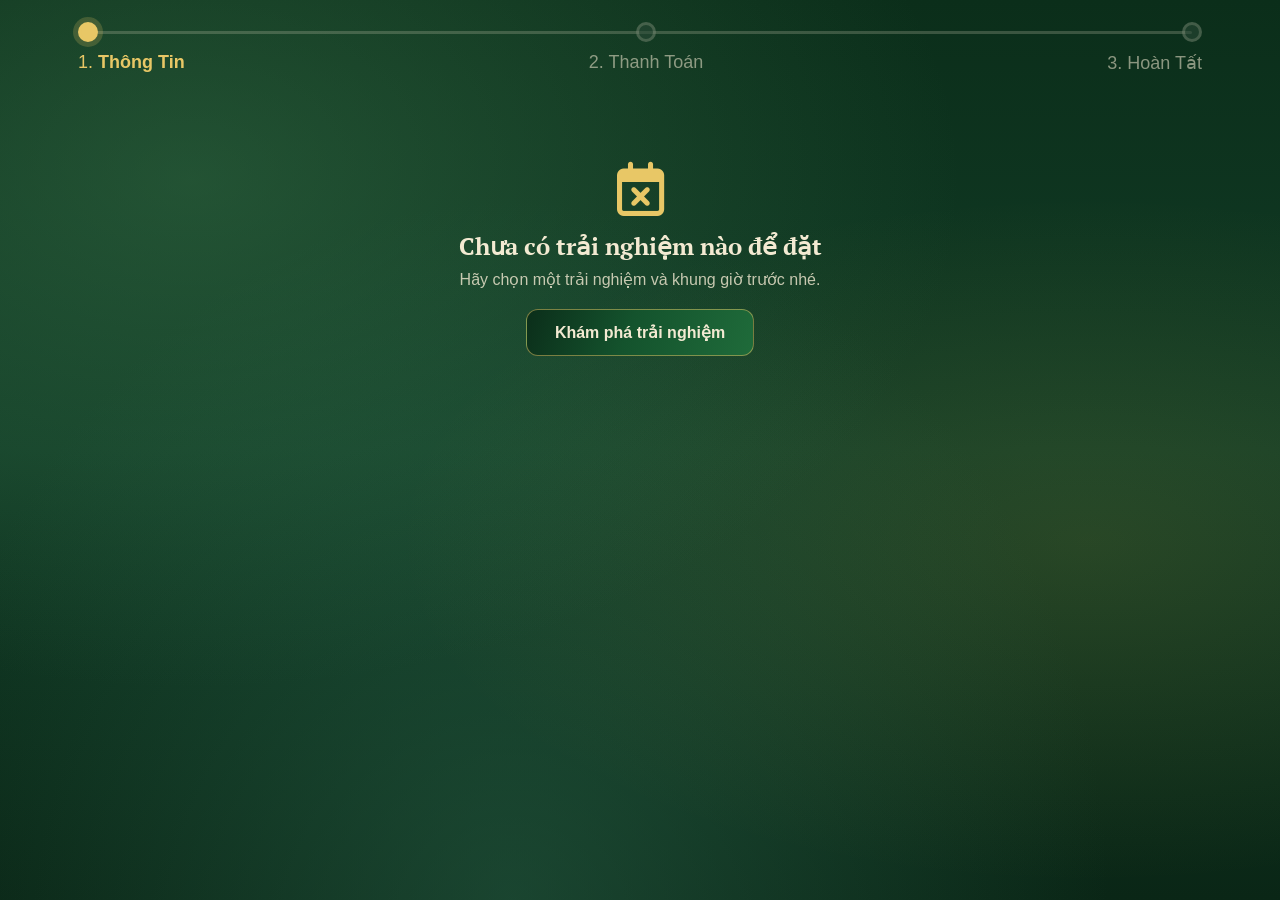
<file: checkout.html>
<!DOCTYPE html>
<html lang="vi">
<head>
    <meta charset="UTF-8">
    <meta name="viewport" content="width=device-width, initial-scale=1.0">
    <title>Đặt chỗ - ChamViet</title>

    <link rel="stylesheet" href="css/layout.css">
    <link rel="stylesheet" href="css/pages/checkout.css">
    <link rel="stylesheet" href="https://cdnjs.cloudflare.com/ajax/libs/font-awesome/6.5.1/css/all.min.css">
</head>
<body data-page="checkout">
    <div id="site-header"></div>

    <main class="ck-page" id="ck-page">

        <ol class="ck-steps" id="ck-steps">
            <li class="ck-step active" data-step="1"><span class="dot"></span><span class="label"><b>1.</b> Thông Tin</span></li>
            <li class="ck-step" data-step="2"><span class="dot"></span><span class="label"><b>2.</b> Thanh Toán</span></li>
            <li class="ck-step" data-step="3"><span class="dot"></span><span class="label"><b>3.</b> Hoàn Tất</span></li>
        </ol>

        <section class="ck-empty" id="ck-empty" hidden>
            <i class="fa-regular fa-calendar-xmark"></i>
            <h1>Chưa có trải nghiệm nào để đặt</h1>
            <p>Hãy chọn một trải nghiệm và khung giờ trước nhé.</p>
            <a class="ck-btn" href="search.html">Khám phá trải nghiệm</a>
        </section>

        <section class="ck-grid" id="panel-1">
            <aside class="ck-card ck-summary">
                <h2>Thông tin trải nghiệm</h2>
                <img id="sum-img" src="assets/logo.png" alt="">
                <h3 id="sum-name"></h3>
                <ul class="sum-meta">
                    <li><i class="fa-regular fa-user"></i><span id="sum-guests"></span></li>
                    <li><i class="fa-regular fa-calendar"></i><span id="sum-date"></span></li>
                    <li><i class="fa-regular fa-clock"></i><span id="sum-slot"></span></li>
                    <li><i class="fa-solid fa-coins"></i><span id="sum-total"></span></li>
                </ul>
            </aside>

            <form class="ck-card ck-form" id="info-form" novalidate>
                <h2>Thông tin người đặt</h2>

                <div class="row two">
                    <div class="field">
                        <label for="f-last">Họ *</label>
                        <input id="f-last" name="last" type="text" autocomplete="family-name">
                        <small class="err"></small>
                    </div>
                    <div class="field">
                        <label for="f-first">Tên *</label>
                        <input id="f-first" name="first" type="text" autocomplete="given-name">
                        <small class="err"></small>
                    </div>
                </div>

                <div class="field">
                    <label for="f-country">Quốc gia *</label>
                    <select id="f-country" name="country">
                        <option>Việt Nam</option>
                        <option>Hàn Quốc</option>
                        <option>Nhật Bản</option>
                        <option>Singapore</option>
                        <option>Hoa Kỳ</option>
                        <option>Pháp</option>
                        <option>Khác</option>
                    </select>
                </div>

                <div class="field">
                    <label for="f-email">E-mail *</label>
                    <input id="f-email" name="email" type="email" autocomplete="email">
                    <small class="err"></small>
                </div>

                <div class="field">
                    <label for="f-phone">Số điện thoại *</label>
                    <div class="phone-row">
                        <select id="f-code" aria-label="Mã quốc gia">
                            <option>+84</option><option>+82</option><option>+81</option>
                            <option>+65</option><option>+1</option><option>+33</option>
                        </select>
                        <input id="f-phone" name="phone" type="tel" inputmode="numeric" autocomplete="tel-national">
                    </div>
                    <small class="err"></small>
                </div>

                <div class="ck-actions">
                    <a class="ck-link" id="back-detail" href="search.html"><i class="fa-solid fa-arrow-left"></i> Quay lại</a>
                    <button type="submit" class="ck-btn">Tiếp tục thanh toán</button>
                </div>
            </form>
        </section>

        <section class="ck-grid pay" id="panel-2" hidden>
            <div class="pay-left">
                <div class="ck-card">
                    <h2>Phương thức thanh toán</h2>
                    <ul class="method-list" id="method-list"></ul>
                </div>

                <div class="ck-card coupon">
                    <button type="button" class="coupon-toggle" id="coupon-toggle" aria-expanded="false">
                        <span>Áp dụng mã giảm giá hoặc phiếu ưu đãi</span>
                        <i class="fa-solid fa-ticket"></i>
                    </button>
                    <div class="coupon-body" id="coupon-body" hidden>
                        <div class="coupon-row">
                            <input id="coupon-input" type="text" placeholder="Nhập mã (thử CHAMVIET10)" autocomplete="off">
                            <button type="button" id="coupon-apply">Áp dụng</button>
                        </div>
                        <small id="coupon-msg"></small>
                    </div>
                </div>
            </div>

            <div class="pay-right">
                <div class="ck-card pay-panel" id="pay-panel"></div>

                <div class="totals">
                    <div><span>Tạm tính:</span><strong id="t-sub"></strong></div>
                    <div id="t-discount-row" hidden><span>Giảm giá:</span><strong id="t-discount"></strong></div>
                    <div class="big"><span>Tổng tiền:</span><strong id="t-total"></strong></div>
                    <div><span>Tích điểm Chạm:</span><strong><i class="fa-solid fa-coins"></i> <span id="t-points">0</span></strong></div>
                </div>

                <button type="button" class="ck-btn wide" id="pay-btn">Thanh toán ngay</button>
                <button type="button" class="ck-link center" id="back-info"><i class="fa-solid fa-arrow-left"></i> Sửa thông tin người đặt</button>
            </div>
        </section>

        <section class="ck-done" id="panel-3" hidden>
            <div class="ck-card done-card">
                <div class="done-icon"><i class="fa-solid fa-check"></i></div>
                <h1>Đặt chỗ thành công!</h1>
                <p class="done-sub">Cảm ơn bạn. Thông tin xác nhận đã được lưu trong mục "Đơn của tôi".</p>

                <div class="done-code">Mã đặt chỗ <strong id="done-code"></strong></div>

                <ul class="done-list">
                    <li><span>Trải nghiệm</span><b id="done-name"></b></li>
                    <li><span>Ngày &amp; giờ</span><b id="done-when"></b></li>
                    <li><span>Số khách</span><b id="done-guests"></b></li>
                    <li><span>Người đặt</span><b id="done-who"></b></li>
                    <li><span>Thanh toán</span><b id="done-method"></b></li>
                    <li><span>Tổng tiền</span><b id="done-total"></b></li>
                    <li><span>Điểm Chạm nhận được</span><b id="done-points"></b></li>
                </ul>

                <div class="ck-actions center">
                    <a class="ck-link" href="index.html">Về trang chủ</a>
                    <a class="ck-btn" href="dashboard.html">Xem đơn của tôi</a>
                </div>
            </div>
        </section>
    </main>

    <div class="ck-loading" id="ck-loading" hidden>
        <div class="spinner"></div>
        <p>Đang xử lý thanh toán...</p>
    </div>

    <script src="js/data.js"></script>
    <script src="js/checkout.js"></script>
    <script src="js/components.js"></script>
</body>
</html>
</file>
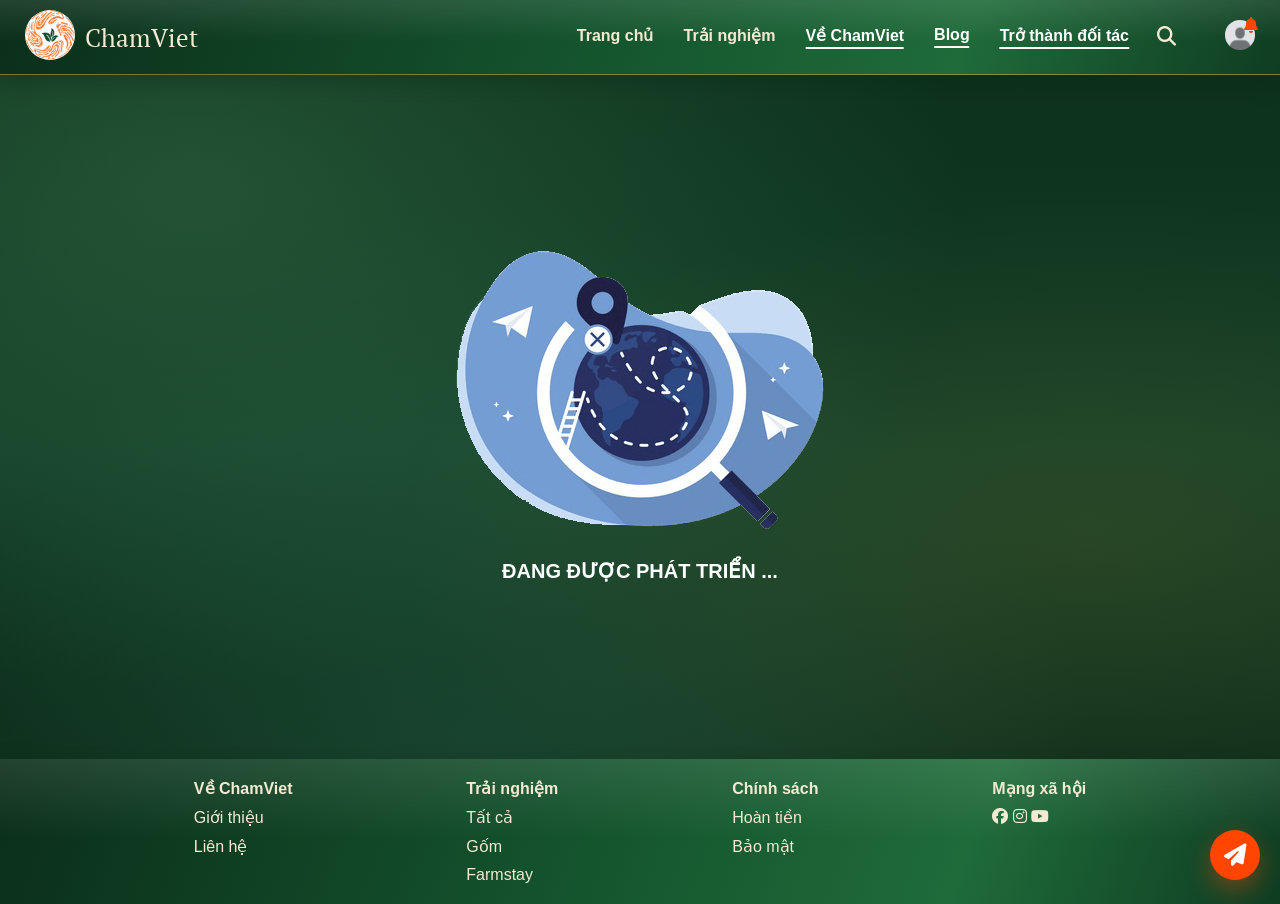
<file: comingsoon.html>
<!DOCTYPE html>
<html lang="en">
<head>
    <meta charset="UTF-8">
    <meta name="viewport" content="width=device-width, initial-scale=1.0">
    <title>ChamViet - Website đang được phát triển</title>

    <link rel="stylesheet" href="css/layout.css">
    <link rel="stylesheet" href="https://cdnjs.cloudflare.com/ajax/libs/font-awesome/6.5.1/css/all.min.css">

    <style>
        body[data-page="comingsoon"] {
            height: 100vh;
            height: 100dvh;
            display: flex;
            flex-direction: column;
            overflow: hidden;
        }

        .error {
            display: flex;
            flex-direction: column;
            justify-content: center;
            align-items: center;
            min-height: 76vh;
            gap: 30px;
        }

        .error p {
            font-family: 'Segoe UI', Tahoma, Geneva, Verdana, sans-serif;
            font-size: 20px;
            font-weight: bold;
        }

        @media (max-width: 540px) {
            .error {
                gap: 0px;
            }

            .error img {
                scale: .7;
            }

            .error p {
                font-size: 17px;
            }

            .site-footer .footer-item {
                scale: .8;
            }
        }
    </style>
</head>
<body data-page="comingsoon">
    <div id="box-ai"></div>
    <div id="site-header"></div>

    <div class="error">
        <img src="assets/404.png" alt="404">
        <p>ĐANG ĐƯỢC PHÁT TRIỂN ...</p>
    </div>

    <div id="site-footer"></div>

    <script src="js/components.js"></script>
    <script src="https://cdn.jsdelivr.net/npm/gsap@3.15/dist/gsap.min.js"></script>
    <script>
        gsap.from('.nocti', {
            y: -15,
            opacity: 0,
            duration: 0.5,
            delay: 2,
            repeatDelay: 2,
            repeat: -1,
            yoyo: true
        });
    </script>
</body>
</html>
</file>
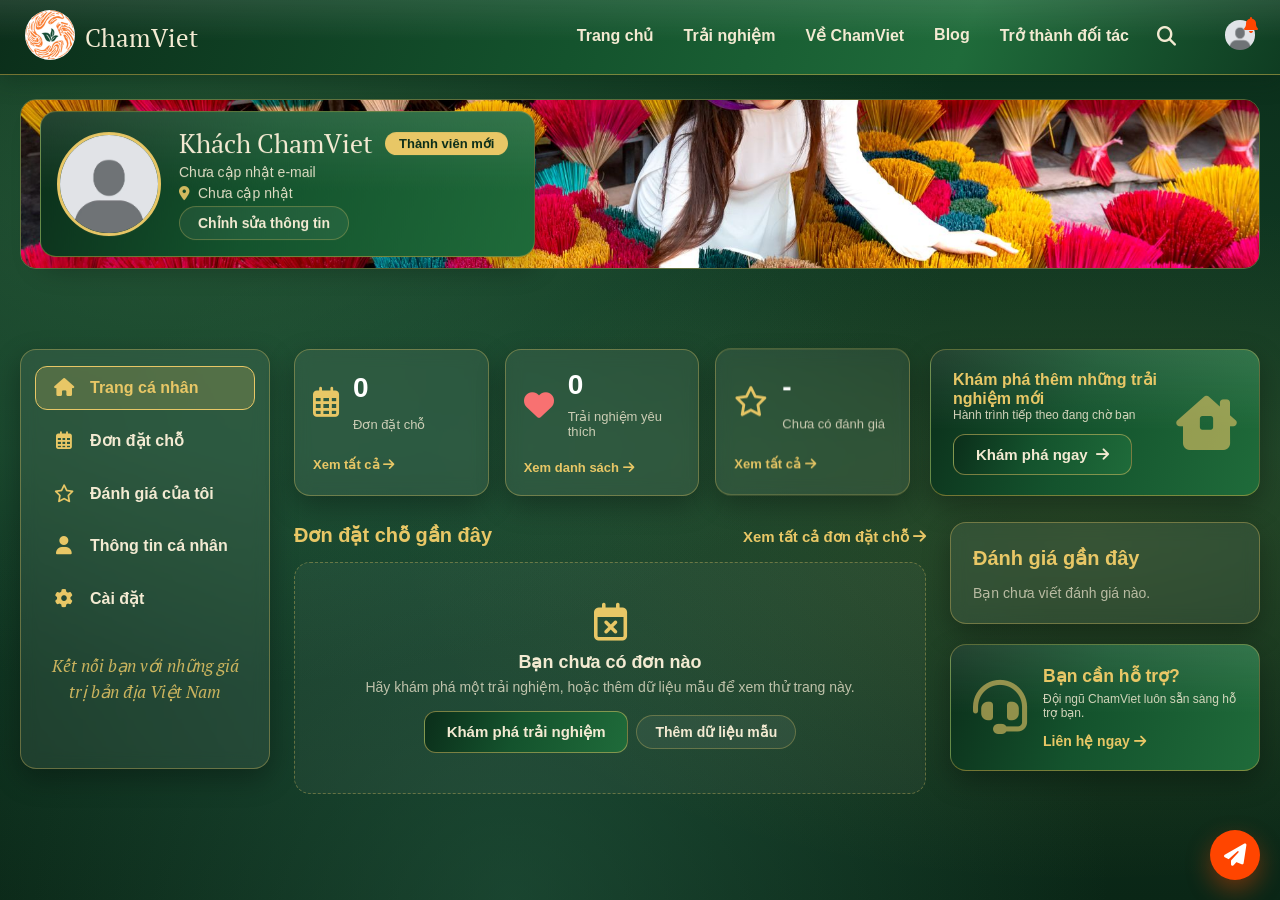
<file: dashboard.html>
<!DOCTYPE html>
<html lang="vi">
<head>
    <meta charset="UTF-8">
    <meta name="viewport" content="width=device-width, initial-scale=1.0">
    <title>Trang cá nhân - ChamViet</title>

    <link rel="stylesheet" href="css/layout.css">
    <link rel="stylesheet" href="css/pages/dashboard.css">
    <link rel="stylesheet" href="https://cdnjs.cloudflare.com/ajax/libs/font-awesome/6.5.1/css/all.min.css">
</head>
<body data-page="dashboard">
    <div id="box-ai"></div>
    <div id="site-header"></div>

    <main class="db-page">

        <section class="db-cover">
            <img class="cover-img" src="assets/banner2.jpg" alt="">
            <div class="profile-card">
                <img class="avatar" id="pf-avatar" src="assets/avatar.webp" alt="Ảnh đại diện">
                <div class="pf-info">
                    <div class="pf-name-row">
                        <h1 id="pf-name">Khách ChamViet</h1>
                        <span class="tier" id="pf-tier">Thành viên mới</span>
                    </div>
                    <p class="pf-email" id="pf-email"></p>
                    <p class="pf-city"><i class="fa-solid fa-location-dot"></i> <span id="pf-city">Chưa cập nhật</span></p>
                    <a class="pill-btn" href="#profile">Chỉnh sửa thông tin</a>
                </div>
            </div>
        </section>

        <div class="db-shell">

            <nav class="db-menu" id="db-menu" aria-label="Menu tài khoản">
                <a href="#overview" class="menu-item" data-view="overview"><i class="fa-solid fa-house"></i><span>Trang cá nhân</span></a>
                <a href="#orders" class="menu-item" data-view="orders"><i class="fa-regular fa-calendar-days"></i><span>Đơn đặt chỗ</span></a>
                <a href="#reviews" class="menu-item" data-view="reviews"><i class="fa-regular fa-star"></i><span>Đánh giá của tôi</span></a>
                <a href="#profile" class="menu-item" data-view="profile"><i class="fa-solid fa-user"></i><span>Thông tin cá nhân</span></a>
                <a href="#settings" class="menu-item" data-view="settings"><i class="fa-solid fa-gear"></i><span>Cài đặt</span></a>
                <p class="menu-quote">Kết nối bạn với những giá trị bản địa Việt Nam</p>
            </nav>

            <div class="db-content">

                <section class="view" id="view-overview">
                    <div class="top-row">
                        <div class="stats">
                            <a class="stat" href="#orders">
                                <i class="fa-regular fa-calendar-days"></i>
                                <strong id="st-count">0</strong>
                                <small>Đơn đặt chỗ</small>
                                <span class="more">Xem tất cả <i class="fa-solid fa-arrow-right"></i></span>
                            </a>
                            <a class="stat" href="#favorites">
                                <i class="fa-solid fa-heart heart"></i>
                                <strong id="st-liked">0</strong>
                                <small>Trải nghiệm yêu thích</small>
                                <span class="more">Xem danh sách <i class="fa-solid fa-arrow-right"></i></span>
                            </a>
                            <a class="stat" href="#reviews">
                                <i class="fa-regular fa-star"></i>
                                <strong id="st-rating">-</strong>
                                <small id="st-rating-note">Đánh giá trung bình</small>
                                <span class="more">Xem tất cả <i class="fa-solid fa-arrow-right"></i></span>
                            </a>
                        </div>
                        <aside class="promo">
                            <div>
                                <p class="promo-title">Khám phá thêm những trải nghiệm mới</p>
                                <small>Hành trình tiếp theo đang chờ bạn</small>
                                <a class="green-btn" href="search.html">Khám phá ngay <i class="fa-solid fa-arrow-right"></i></a>
                            </div>
                            <i class="fa-solid fa-house-chimney-window promo-icon"></i>
                        </aside>
                    </div>

                    <div class="two-col">
                        <div>
                            <div class="sec-head">
                                <h2>Đơn đặt chỗ gần đây</h2>
                                <a href="#orders">Xem tất cả đơn đặt chỗ <i class="fa-solid fa-arrow-right"></i></a>
                            </div>
                            <div class="order-list" id="recent-orders"></div>
                        </div>

                        <div class="side-col">
                            <div class="panel">
                                <h2>Đánh giá gần đây</h2>
                                <div id="recent-reviews"></div>
                            </div>
                            <aside class="support">
                                <i class="fa-solid fa-headset"></i>
                                <div>
                                    <h3>Bạn cần hỗ trợ?</h3>
                                    <small>Đội ngũ ChamViet luôn sẵn sàng hỗ trợ bạn.</small>
                                    <a href="mailto:hotro@chamviet.vn">Liên hệ ngay <i class="fa-solid fa-arrow-right"></i></a>
                                </div>
                            </aside>
                        </div>
                    </div>
                </section>

                <section class="view" id="view-orders" hidden>
                    <div class="sec-head"><h2>Đơn đặt chỗ</h2></div>
                    <div class="tabs" id="db-tabs">
                        <button type="button" class="tab active" data-filter="all">Tất cả</button>
                        <button type="button" class="tab" data-filter="upcoming">Sắp diễn ra</button>
                        <button type="button" class="tab" data-filter="done">Đã hoàn thành</button>
                        <button type="button" class="tab" data-filter="cancelled">Đã hủy</button>
                    </div>
                    <div class="order-list" id="order-list"></div>
                    <div class="panel policy-panel">
                        <h2>Chính sách hủy</h2>
                        <ul class="policy">
                            <li>Hủy trước 3 ngày: hoàn tiền 100%</li>
                            <li>Hủy trước 2 ngày: hoàn tiền 50%</li>
                            <li>Hủy trước 1 ngày: hoàn tiền 25%</li>
                            <li>Hủy trong ngày: không hoàn tiền</li>
                        </ul>
                    </div>
                </section>

                <section class="view" id="view-reviews" hidden>
                    <div class="sec-head"><h2>Đánh giá của tôi</h2></div>
                    <div id="pending-reviews"></div>
                    <div class="review-list" id="my-reviews"></div>
                </section>

                <section class="view" id="view-favorites" hidden>
                    <div class="sec-head"><h2>Trải nghiệm yêu thích</h2></div>
                    <div class="fav-grid" id="fav-grid"></div>
                </section>

                <section class="view" id="view-profile" hidden>
                    <div class="sec-head"><h2>Thông tin cá nhân</h2></div>
                    <form class="panel profile-form" id="profile-form" novalidate>
                        <div class="form-grid">
                            <div class="field"><label for="p-name">Họ và tên</label><input id="p-name" type="text" autocomplete="name"></div>
                            <div class="field"><label for="p-city">Nơi sống</label><input id="p-city" type="text" placeholder="Ví dụ: Hà Nội"></div>
                            <div class="field"><label for="p-email">E-mail</label><input id="p-email" type="email" autocomplete="email"><small class="err" id="p-email-err"></small></div>
                            <div class="field"><label for="p-phone">Số điện thoại</label><input id="p-phone" type="tel" inputmode="numeric"></div>
                        </div>
                        <div class="form-actions">
                            <button type="submit" class="green-btn">Lưu thay đổi</button>
                        </div>
                    </form>
                </section>

                <section class="view" id="view-settings" hidden>
                    <div class="sec-head"><h2>Cài đặt</h2></div>
                    <div class="panel settings">
                        <div class="setting-row">
                            <div><h3>Thêm dữ liệu mẫu</h3><small>Tạo vài đơn đặt chỗ và đánh giá mẫu để xem thử giao diện.</small></div>
                            <button type="button" class="pill-btn" id="seed-btn"><i class="fa-solid fa-wand-magic-sparkles"></i> Thêm dữ liệu mẫu</button>
                        </div>
                        <div class="setting-row">
                            <div><h3>Xóa dữ liệu demo</h3><small>Xóa toàn bộ đơn, đánh giá, điểm Chạm và thông tin đã lưu trong trình duyệt này.</small></div>
                            <button type="button" class="pill-btn danger" id="reset-btn"><i class="fa-regular fa-trash-can"></i> Xóa dữ liệu</button>
                        </div>
                    </div>
                </section>
            </div>
        </div>
    </main>

    <script src="js/data.js"></script>
    <script src="js/dashboard.js"></script>
    <script src="js/components.js"></script>
    <script src="https://cdn.jsdelivr.net/npm/gsap@3.15/dist/gsap.min.js"></script>
    <script>
        gsap.from('.nocti', {
            y: -15,
            opacity: 0,
            duration: 0.5,
            delay: 2,
            repeatDelay: 2,
            repeat: -1,
            yoyo: true
        });

        gsap.from('.db-cover', {
            y: -50,
            opacity: 0,
            duration: 1
        });
        
        gsap.from('.stat', {
            y: -50,
            opacity: 0,
            duration: 1,
            stagger: 0.2
        });

        gsap.from('.db-menu', {
            x: -50,
            opacity: 0,
            duration: 1
        });

        gsap.from('.promo', {
            x: 50,
            opacity: 0,
            duration: 1
        });

        gsap.from('.panel', {
            x: 50,
            opacity: 0,
            duration: 1
        });

        gsap.from('.support', {
            x: 50,
            opacity: 0,
            duration: 1
        });

        gsap.from('.sec-head', {
            y: 50,
            opacity: 0,
            duration: 1
        })

        gsap.from('.order', {
            y: 50,
            opacity: 0,
            duration: 1,
            stagger: 0.2
        });
    </script>
</body>
</html>
</file>
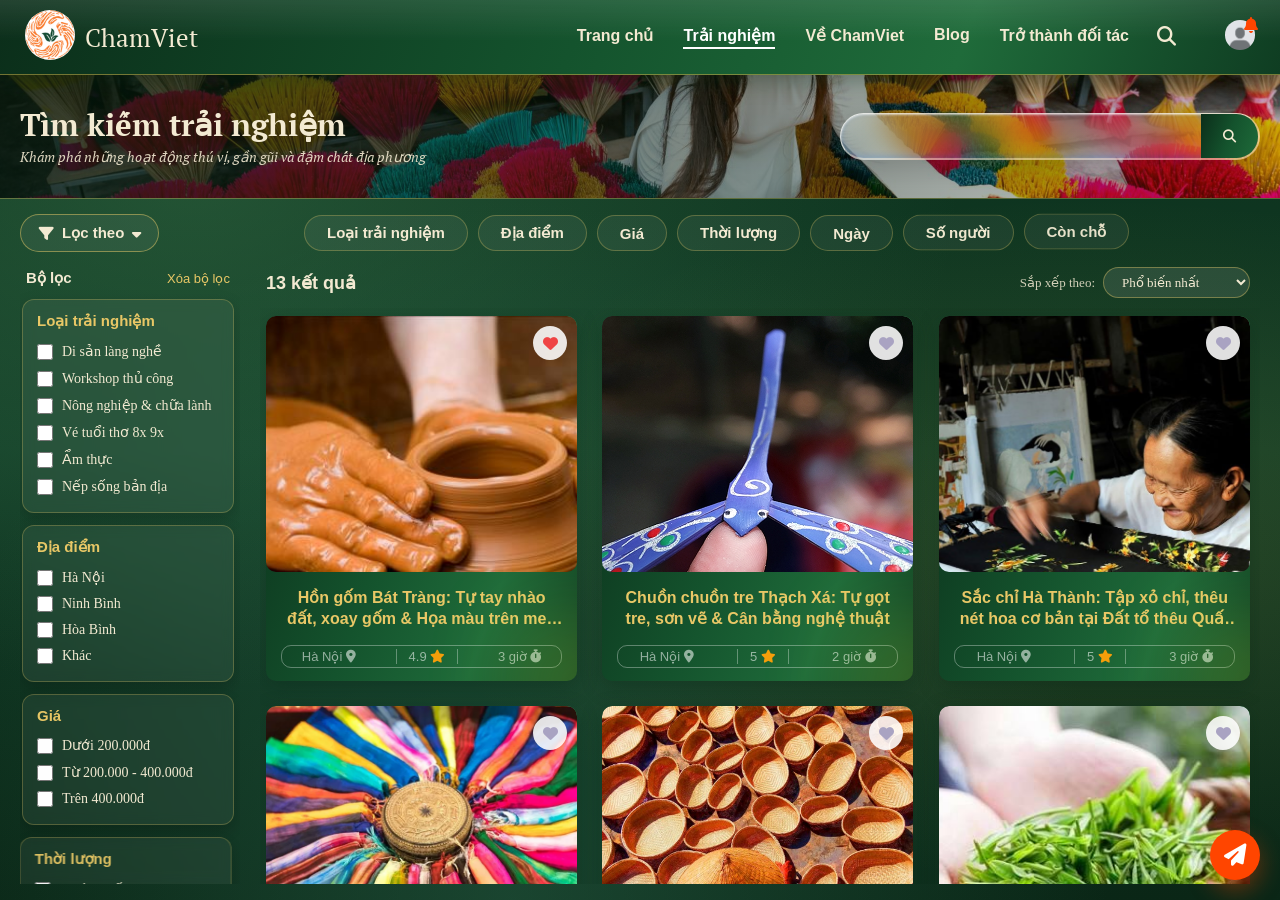
<file: search.html>
<!DOCTYPE html>
<html lang="vi">
<head>
    <meta charset="UTF-8">
    <meta name="viewport" content="width=device-width, initial-scale=1.0">
    <title>Tìm kiếm trải nghiệm - ChamViet</title>

    <link rel="stylesheet" href="css/layout.css">
    <link rel="stylesheet" href="css/pages/search.css">
    <link rel="stylesheet" href="https://cdnjs.cloudflare.com/ajax/libs/font-awesome/6.5.1/css/all.min.css">
</head>
<body data-page="search">
    <div id="box-ai"></div>
    <div id="site-header"></div>

    <main class="search-page">

        <section class="search-hero">
            <img src="assets/banner2.jpg" alt="">
            <div class="search-hero-inner">
                <div class="search-hero-text">
                    <h1>Tìm kiếm trải nghiệm</h1>
                    <p>Khám phá những hoạt động thú vị, gần gũi và đậm chất địa phương</p>
                </div>
                <form class="hero-search" id="hero-search" role="search">
                    <input type="search" id="keyword" autocomplete="off">
                    <button type="submit" aria-label="Tìm kiếm">
                        <i class="fa-solid fa-magnifying-glass"></i>
                    </button>
                </form>
            </div>
        </section>

        <div class="search-toolbar">
            <button class="filter-toggle is-open" id="filter-toggle" type="button" aria-expanded="true">
                <i class="fa-solid fa-filter"></i>
                <span>Lọc theo</span>
                <i class="fa-solid fa-caret-right caret"></i>
            </button>
            <div class="chip-row">
                <button class="chip" type="button" data-target="group-type">Loại trải nghiệm</button>
                <button class="chip" type="button" data-target="group-location">Địa điểm</button>
                <button class="chip" type="button" data-target="group-price">Giá</button>
                <button class="chip" type="button" data-target="group-duration">Thời lượng</button>
                <button class="chip" type="button" data-target="group-date">Ngày</button>
                <button class="chip" type="button" data-target="group-guests">Số người</button>
                <button class="chip" type="button" data-target="group-available">Còn chỗ</button>
            </div>
        </div>

        <div class="search-layout" id="search-layout">

            <aside class="filter-panel" id="filter-panel">
                <div class="filter-panel-head">
                    <span>Bộ lọc</span>
                    <button type="button" class="clear-btn" id="clear-filters" style="text-decoration: none;">Xóa bộ lọc</button>
                </div>

                <div class="filter-group" id="group-type">
                    <h3 class="filter-title">Loại trải nghiệm</h3>
                    <label class="filter-option"><input type="checkbox" name="type" value="di-san-lang-nghe"><span>Di sản làng nghề</span></label>
                    <label class="filter-option"><input type="checkbox" name="type" value="workshop"><span>Workshop thủ công</span></label>
                    <label class="filter-option"><input type="checkbox" name="type" value="nong-nghiep"><span>Nông nghiệp &amp; chữa lành</span></label>
                    <label class="filter-option"><input type="checkbox" name="type" value="tuoi-tho"><span>Vé tuổi thơ 8x 9x</span></label>
                    <label class="filter-option"><input type="checkbox" name="type" value="am-thuc"><span>Ẩm thực</span></label>
                    <label class="filter-option"><input type="checkbox" name="type" value="nep-song"><span>Nếp sống bản địa</span></label>
                </div>

                <div class="filter-group" id="group-location">
                    <h3 class="filter-title">Địa điểm</h3>
                    <label class="filter-option"><input type="checkbox" name="location" value="Hà Nội"><span>Hà Nội</span></label>
                    <label class="filter-option"><input type="checkbox" name="location" value="Ninh Bình"><span>Ninh Bình</span></label>
                    <label class="filter-option"><input type="checkbox" name="location" value="Hòa Bình"><span>Hòa Bình</span></label>
                    <label class="filter-option"><input type="checkbox" name="location" value="other"><span>Khác</span></label>
                </div>

                <div class="filter-group" id="group-price">
                    <h3 class="filter-title">Giá</h3>
                    <label class="filter-option"><input type="checkbox" name="price" value="low"><span>Dưới 200.000đ</span></label>
                    <label class="filter-option"><input type="checkbox" name="price" value="mid"><span>Từ 200.000 - 400.000đ</span></label>
                    <label class="filter-option"><input type="checkbox" name="price" value="high"><span>Trên 400.000đ</span></label>
                </div>

                <div class="filter-group" id="group-duration">
                    <h3 class="filter-title">Thời lượng</h3>
                    <label class="filter-option"><input type="checkbox" name="duration" value="short"><span>Dưới 4 tiếng</span></label>
                    <label class="filter-option"><input type="checkbox" name="duration" value="medium"><span>Từ 4 - 8 tiếng</span></label>
                    <label class="filter-option"><input type="checkbox" name="duration" value="long"><span>Trên 8 tiếng</span></label>
                </div>

                <div class="filter-group" id="group-date">
                    <h3 class="filter-title">Ngày</h3>
                    <input class="filter-input" type="date" id="date-input" aria-label="Chọn ngày">
                </div>

                <div class="filter-group" id="group-guests">
                    <h3 class="filter-title">Số người</h3>
                    <input class="filter-input" type="number" id="guests-input" min="1" max="50" placeholder="Nhập số người" aria-label="Số người">
                </div>

                <div class="filter-group" id="group-available">
                    <h3 class="filter-title">Còn chỗ</h3>
                    <label class="filter-option"><input type="checkbox" id="only-available"><span>Chỉ hiện trải nghiệm còn chỗ</span></label>
                </div>
            </aside>

            <section class="result-col">
                <div class="result-head">
                    <p id="result-count">0 kết quả</p>
                    <div class="sort">
                        <label for="sort-select">Sắp xếp theo:</label>
                        <select id="sort-select">
                            <option value="popular">Phổ biến nhất</option>
                            <option value="rating">Đánh giá cao nhất</option>
                            <option value="price-asc">Giá thấp đến cao</option>
                            <option value="price-desc">Giá cao đến thấp</option>
                        </select>
                    </div>
                </div>

                <div class="list-box result-list" id="result-list"></div>
            </section>

            <aside class="map-panel">
                <iframe src="https://www.google.com/maps/embed?pb=!1m18!1m12!1m3!1d476855.7336683823!2d105.32309265442592!3d20.97517624582615!2m3!1f0!2f0!3f0!3m2!1i1024!2i768!4f13.1!3m3!1m2!1s0x3135ab9bd9861ca1%3A0xe7887f7b72ca17a9!2zSMOgIE7hu5lpLCBWaeG7h3QgTmFt!5e0!3m2!1svi!2s!4v1791710447982!5m2!1svi!2s" style="border:0;" allowfullscreen="" loading="lazy" referrerpolicy="strict-origin-when-cross-origin"></iframe>
            </aside>
        </div>
    </main>

    <script src="js/data.js"></script>
    <script src="js/search.js"></script>
    <script src="js/components.js"></script>
    <script src="https://cdn.jsdelivr.net/npm/gsap@3.15/dist/gsap.min.js"></script>
    <script>
        gsap.from('.nocti', {
            y: -15,
            opacity: 0,
            duration: 0.5,
            delay: 2,
            repeatDelay: 2,
            repeat: -1,
            yoyo: true
        });

        gsap.from('.search-hero-text', {
            x: -50,
            opacity: 0,
            duration: 1
        });

        gsap.from('.hero-search', {
            x: 50,
            opacity: 0,
            duration: 1
        });

        gsap.from('.chip', {
            y: -30,
            opacity: 0,
            duration: 1,
            stagger: 0.1
        });

        gsap.from('.filter-group', {
            x: -50,
            opacity: 0,
            duration: 1,
            stagger: 0.2
        });

        gsap.from('.box-item', {
            y: 50,
            opacity: 0,
            duration: 0.5,
            stagger: 0.1
        });
    </script>
</body>
</html>
</file>
<file: css/layout.css>
@import url('base.css');

* {
    padding: 0;
    margin: 0;
    box-sizing: border-box;
}

body {
    background:
        radial-gradient(ellipse at 15% 20%, rgba(74, 140, 90, 0.35) 0%, transparent 50%),
        radial-gradient(ellipse at 85% 60%, rgba(212, 175, 55, 0.12) 0%, transparent 45%),
        radial-gradient(ellipse at 40% 100%, rgba(45, 106, 79, 0.45) 0%, transparent 55%),
        linear-gradient(180deg, #0b2e1a 0%, #123d27 50%, #0a2616 100%);
    background-attachment: fixed;
    color: white;
}

body::-webkit-scrollbar {
    display: none;
}

.no-scroll {
    overflow: hidden !important;
    height: 100dvh !important;
}

body {
    position: relative;
}

body .box-ai {
    position: fixed;
    bottom: 20px;
    right: 20px;
    z-index: 999;
}

body .box-ai .ai {
    position: relative;
    width: 50px;
    height: 50px;
    border-radius: 50%;
    background-color: orangered;
    display: flex;
    justify-content: center;
    align-items: center;
    box-shadow: 0 10px 25px rgba(255, 69, 0, 0.4);
}

body .box-ai .ai i {
    scale: 1.4;
    color: #fff;
}

body .box-ai .ai .nocti {
    position: absolute;
    z-index: 999999;
    bottom: calc(100% + 15px);
    right: 0;
    width: 280px;
    height: auto;
    min-height: 55px;
    
    background: linear-gradient(
        135deg, 
        rgba(255, 255, 255, 0.25) 0%, 
        rgba(255, 255, 255, 0.05) 50%, 
        rgba(100, 200, 255, 0.15) 100%
    );
    backdrop-filter: blur(16px) saturate(180%);
    -webkit-backdrop-filter: blur(16px) saturate(180%);
    
    border: 1px solid rgba(255, 255, 255, 0.4);
    border-top: 1px solid rgba(255, 255, 255, 0.7);
    border-left: 1px solid rgba(255, 255, 255, 0.7);
    
    box-shadow: 
        0 8px 32px 0 rgba(0, 0, 0, 0.2),
        inset 0 1px 2px rgba(255, 255, 255, 0.6),
        inset 0 -2px 6px rgba(0, 100, 255, 0.2);
        
    color: rgb(255, 255, 255);
    border-radius: 20px;
    display: flex;
    flex-direction: column;
    justify-content: center;
    align-items: flex-start;
    padding: 12px 16px;

    will-change: transform, opacity;
    transform: translateZ(0);
}

body .site-header {
    position: relative;
    z-index: 1;
    width: 100%;
    
    display: flex;
    justify-content: space-between;
    padding: 10px 25px;
    
    background:
        linear-gradient(180deg, rgba(255, 255, 255, 0.10) 0%, rgba(255, 255, 255, 0) 55%),
        linear-gradient(110deg, #0b2e1a 0%, #14532d 45%, #1f6b3a 75%, #0f3d22 100%);
    color: #f3ead2;
    border-bottom: 1px solid rgba(212, 175, 55, 0.45);
    box-shadow: 0 6px 20px rgba(8, 40, 22, 0.35);
}

body .site-header .menu {
    display: none;
}

body .site-header .menu.active {
    position: absolute;
    top: 100%;
    height: 100dvh;
    left: 50%;
    transform: translate(-50%, 0);
    background:
        linear-gradient(180deg, rgba(255, 255, 255, 0.10) 0%, rgba(255, 255, 255, 0) 55%),
        linear-gradient(110deg, #0b2e1a 0%, #14532d 45%, #1f6b3a 75%, #0f3d22 100%);
    width: 100%;
    display: flex;
    flex-direction: column;
    justify-content: first baseline;
    align-items: center;
    gap: 10px;
    padding: 30px 20px;
}

body .site-header .menu.active a {
    text-decoration: none;
    color: white;
    border: 1px solid rgba(232, 199, 102, 0.3);
    background-color: rgba(232, 199, 102, 0.2);
    padding: 5px 10px;
    width: 100%;
    text-align: center;
    border-radius: 10px;
    font-family: 'Segoe UI', Tahoma, Geneva, Verdana, sans-serif;
    font-weight: bold;
    font-size: 16px;
}

body .site-header .site-header-left {
    display: flex;
    gap: 10px;
    flex-direction: row;
    align-items: center;
}

body .site-header .site-header-left .logo-web {
    width: 50px;
}

body .site-header .site-header-left .logo-web img {
    width: 100%;
    border-radius: 50%;
}

body .site-header .site-header-left .logo-title {
    font-family: "PT Serif", serif;
    font-size: 25px;
}

body .site-header .site-header-right {
    display: flex;
    gap: 50px;
    justify-content: space-between;
    align-items: center;
}

body .site-header .site-header-right .nav {
    display: flex;
    gap: 30px;
    justify-content: center;
    align-items: center;

    font-family: 'Segoe UI', Tahoma, Geneva, Verdana, sans-serif;
    font-size: 16px;
    font-weight: bold;
}

body .site-header .site-header-right .nav button {
    display: none;
}

body .site-header .site-header-right .nav .nav-item {
    position: relative;
    color: inherit;
    text-decoration: none;
    padding-bottom: 4px;
}

body .site-header .site-header-right .nav .nav-item::after {
    content: "";
    position: absolute;
    left: 50%;
    transform: translateX(-50%);
    bottom: 0;
    width: 0;
    height: 2px;
    background: #ffffff;
    transition: width 0.3s ease;
}

body .site-header .site-header-right .nav .nav-item:hover::after,
body .site-header .site-header-right .nav .nav-item.active::after {
    width: 100%;
}

body .site-header .site-header-right .nav .nav-item.active {
    color: #ffffff;
}

body .site-header .site-header-right .nav .loop-glass i {
    scale: 1.2;
}

body .site-header .site-header-right .me {
    width: auto;
    height: auto;
    position: relative;
}

body .site-header .site-header-right .me img {
    width: 30px;
    border-radius: 50%;
}

body .site-header .site-header-right .me i {
    color: orangered;
    position: absolute;
    top: 0;
    right: 0;
    transform: translate(20%, -20%);
}

body .site-footer {
    display: flex;
    justify-content: space-evenly;
    align-items: first baseline;
    padding: 20px;
    background:
        linear-gradient(180deg, rgba(255, 255, 255, 0.10) 0%, rgba(255, 255, 255, 0) 55%),
        linear-gradient(110deg, #0b2e1a 0%, #14532d 45%, #1f6b3a 75%, #0f3d22 100%);
    color: #f3ead2;
    box-shadow: 0 6px 20px rgba(8, 40, 22, 0.35);
}

body .site-footer .footer-item {
    display: flex;
    flex-direction: column;
    gap: 10px;
    font-family: 'Segoe UI', Tahoma, Geneva, Verdana, sans-serif;
}

body .site-footer .footer-item .title {
    font-size: 16px;
    font-weight: bold;
}

@media (max-width: 1200px) {
    body .site-header .site-header-right {
        gap: 24px;
    }

    body .site-header .site-header-right .nav {
        gap: 18px;
        font-size: 15px;
    }
}

@media (max-width: 900px) and (min-width: 640px) {
    body .site-header {
        flex-wrap: wrap;
        align-items: center;
        row-gap: 8px;
    }

    body .site-header .site-header-right {
        display: contents;
    }

    body .site-header .site-header-left {
        order: 1;
    }

    body .site-header .site-header-right .me {
        order: 2;
    }

    body .site-header .site-header-right .nav {
        order: 3;
        flex: 0 0 100%;
        justify-content: center;
        gap: 22px;
        overflow-x: auto;
        white-space: nowrap;
        padding-bottom: 4px;
        scrollbar-width: none;
    }

    body .site-header .site-header-right .nav::-webkit-scrollbar {
        display: none;
    }
}

@media (max-width: 640px) {
    body .site-header .site-header-right .nav .nav-item {
        display: none;
    }
    
    body .site-header .site-header-right .nav button {
        display: block;
        background-color: transparent;
        border: none;
        color: white;
        scale: 1.3;
        cursor: pointer;
    }

    body .site-header .site-header-right .nav button:active {
        scale: 1.6;
    }

    .site-footer .footer-item {
        scale: .8;
    }
}
</file>
<file: css/pages/checkout.css>
/* =========================================================
   TRANG ĐẶT CHỖ / THANH TOÁN  (đặt ở css/pages/checkout.css)
   ========================================================= */

.ck-page {
    --gold: #e8c766;
    --cream: #f3ead2;
    --glass: rgba(255, 255, 255, 0.07);
    --line: rgba(232, 199, 102, 0.28);
    max-width: 1180px;
    margin: 0 auto;
    padding: 22px 20px 60px;
    color: var(--cream);
    font-family: 'Segoe UI', sans-serif;
}

/* ---------- Thanh tiến trình ---------- */
.ck-steps {
    list-style: none;
    display: flex;
    justify-content: space-between;
    position: relative;
    margin: 0 8px 28px;
    padding-top: 0;
}
.ck-steps::before {
    content: "";
    position: absolute;
    left: 10px; right: 10px; top: 9px;
    height: 3px;
    background: rgba(243, 234, 210, 0.2);
    border-radius: 3px;
}
.ck-step {
    position: relative;
    z-index: 1;
    display: flex;
    flex-direction: column;
    gap: 10px;
    font-size: 18px;
    opacity: 0.55;
}
.ck-step:nth-child(2) { align-items: center; }
.ck-step:nth-child(3) { align-items: flex-end; }
.ck-step .dot {
    width: 20px; height: 20px;
    border-radius: 50%;
    background: #2a4a37;
    border: 3px solid rgba(243, 234, 210, 0.35);
    transition: .3s;
}
.ck-step .label b { font-weight: 400; }
.ck-step.active, .ck-step.done { opacity: 1; }
.ck-step.active .dot { background: var(--gold); border-color: var(--gold); box-shadow: 0 0 0 5px rgba(232, 199, 102, 0.2); }
.ck-step.done .dot { background: #4ade80; border-color: #4ade80; }
.ck-step.active .label { color: var(--gold); font-weight: 700; }

/* ---------- Thẻ kính ---------- */
.ck-card {
    background: var(--glass);
    border: 1px solid var(--line);
    border-radius: 16px;
    padding: 24px;
    backdrop-filter: blur(8px);
    box-shadow: 0 10px 28px rgba(0, 0, 0, 0.3);
}
.ck-card h2 {
    font-size: 19px;
    font-weight: 600;
    margin-bottom: 16px;
    color: var(--cream);
}

.ck-grid {
    display: grid;
    grid-template-columns: minmax(0, 0.8fr) minmax(0, 1fr);
    gap: 26px;
    align-items: start;
}
.ck-grid[hidden], .ck-done[hidden], .ck-empty[hidden] { display: none; }

/* ---------- Nút ---------- */
.ck-btn {
    display: inline-flex;
    justify-content: center;
    align-items: center;
    gap: 8px;
    cursor: pointer;
    text-decoration: none;
    padding: 13px 28px;
    border-radius: 12px;
    border: 1px solid rgba(232, 199, 102, 0.5);
    font-size: 16px;
    font-weight: 700;
    color: #f3ead2;
    background: linear-gradient(110deg, #0b2e1a 0%, #14532d 45%, #1f6b3a 100%);
    transition: filter .25s, transform .2s, opacity .15s;
}
.ck-btn:hover { filter: brightness(1.2); transform: translateY(-2px); }
.ck-btn.wide { width: 100%; padding: 16px; font-size: 20px; }
.ck-btn:disabled { opacity: .6; cursor: wait; transform: none; }
.ck-link {
    background: none; border: none; cursor: pointer;
    color: var(--cream); text-decoration: none; font-size: 15px;
    opacity: .85;
}
.ck-link:hover { opacity: 1; text-decoration: underline; }
.ck-link.center { display: block; margin: 14px auto 0; }

.ck-actions { display: flex; justify-content: space-between; align-items: center; gap: 12px; margin-top: 8px; }
.ck-actions.center { justify-content: center; gap: 22px; margin-top: 24px; }

/* ---------- Bước 1: tóm tắt ---------- */
.ck-summary img {
    width: 100%;
    aspect-ratio: 16 / 9;
    object-fit: cover;
    border-radius: 12px;
    display: block;
}
.ck-summary h3 {
    font-size: 19px;
    line-height: 1.35;
    margin: 14px 0;
    font-family: 'PT Serif', serif;
}
.sum-meta {
    list-style: none;
    display: grid;
    grid-template-columns: 1fr 1fr;
    gap: 12px 16px;
}
.sum-meta li { display: flex; align-items: center; gap: 10px; font-size: 15px; }
.sum-meta i { color: var(--gold); width: 18px; text-align: center; }

/* ---------- Bước 1: form ---------- */
.ck-form .row.two { display: grid; grid-template-columns: 1fr 1fr; gap: 18px; }
.field { margin-bottom: 14px; }
.field label { display: block; font-size: 14px; font-weight: 600; margin-bottom: 6px; }
.field input, .field select {
    width: 100%;
    height: 48px;
    padding: 0 16px;
    border-radius: 12px;
    border: 1.5px solid rgba(243, 234, 210, 0.45);
    background: rgba(8, 36, 20, 0.55);
    color: #fff;
    font-size: 16px;
    outline: none;
    transition: border-color .2s, box-shadow .2s;
}
.field select option { color: #0b2e1a; background: #f3ead2; }
.field input:focus, .field select:focus { border-color: var(--gold); box-shadow: 0 0 0 3px rgba(232, 199, 102, 0.2); }
.field.invalid input { border-color: #f87171; }
.field .err { display: none; color: #fca5a5; font-size: 13px; margin-top: 4px; }
.field.invalid .err { display: block; }
.phone-row { display: grid; grid-template-columns: 110px 1fr; gap: 14px; }

/* ---------- Bước 2 ---------- */
.pay-left { display: flex; flex-direction: column; gap: 20px; }
.method-list { list-style: none; }
.method {
    border-bottom: 1.5px solid rgba(243, 234, 210, 0.25);
}
.method:last-child { border-bottom: none; }
.method-head {
    display: flex; align-items: center; gap: 14px;
    width: 100%;
    padding: 14px 0;
    background: none; border: none; cursor: pointer;
    color: var(--cream); font-size: 18px; text-align: left;
}
.method-head .radio {
    width: 24px; height: 24px; border-radius: 50%;
    border: 2px solid rgba(243, 234, 210, 0.6);
    display: grid; place-items: center; flex: none;
    transition: .2s;
}
.method-head .radio::after {
    content: ""; width: 12px; height: 12px; border-radius: 50%;
    background: var(--gold); transform: scale(0); transition: .2s;
}
.method.selected .radio { border-color: var(--gold); }
.method.selected .radio::after { transform: scale(1); }
.method-head .name { flex: 1; }
.method-head .logo {
    font-size: 22px; width: 38px; height: 38px; border-radius: 10px;
    display: grid; place-items: center; color: #fff; flex: none;
}
.method-note { display: none; padding: 0 0 14px 38px; }
.method.selected .method-note { display: block; }
.method-note ul { font-size: 13px; line-height: 1.55; padding-left: 16px; opacity: .85; border-left: 2px solid var(--line); margin-left: -4px; padding-left: 16px; list-style: none; }

.coupon { padding: 0; overflow: hidden; }
.coupon-toggle {
    width: 100%; display: flex; justify-content: space-between; align-items: center; gap: 12px;
    padding: 16px 22px; background: none; border: none; cursor: pointer;
    color: var(--cream); font-size: 15px; text-align: left;
}
.coupon-toggle i { font-size: 22px; color: var(--gold); }
.coupon-body { padding: 0 22px 18px; }
.coupon-body[hidden] { display: none; }
.coupon-row { display: flex; gap: 10px; }
.coupon-row input {
    flex: 1; min-width: 0; height: 44px; padding: 0 14px; border-radius: 12px;
    border: 1.5px solid rgba(243, 234, 210, 0.45); background: rgba(8, 36, 20, 0.55); color: #fff; font-size: 15px; outline: none;
    text-transform: uppercase;
}
.coupon-row button {
    padding: 0 20px; border-radius: 12px; border: none; cursor: pointer;
    background: var(--gold); color: #0b2e1a; font-weight: 700;
}
#coupon-msg { display: block; margin-top: 8px; font-size: 13px; }
#coupon-msg.ok { color: #86efac; }
#coupon-msg.bad { color: #fca5a5; }

/* Panel bên phải: theo phương thức */
.pay-panel { padding: 0; overflow: hidden; }
.panel-head {
    display: flex; justify-content: space-between; align-items: center;
    padding: 16px 22px;
    background: linear-gradient(110deg, #14532d, #1f6b3a);
    font-weight: 700; font-size: 18px; letter-spacing: .5px;
}
.panel-head button {
    padding: 8px 18px; border-radius: 999px; border: none; cursor: pointer;
    background: rgba(255, 255, 255, 0.18); color: #fff; font-size: 14px;
}
.panel-head button:hover { background: rgba(255, 255, 255, 0.3); }
.panel-body { padding: 22px; display: grid; grid-template-columns: 200px 1fr; gap: 24px; align-items: center; }
.panel-body.single { grid-template-columns: 1fr; }
.qr-box { background: #fff; border-radius: 12px; padding: 12px; }
.qr-box canvas { width: 100%; height: auto; display: block; image-rendering: pixelated; }
.panel-text h4 { font-size: 17px; margin-bottom: 10px; font-weight: 600; }
.panel-text ol, .panel-text ul { font-size: 13px; line-height: 1.6; padding-left: 18px; opacity: .9; }
.panel-text p { font-size: 14px; line-height: 1.6; opacity: .9; }
.demo-tag {
    display: inline-block; margin-top: 10px; padding: 4px 12px; border-radius: 999px;
    background: rgba(232, 199, 102, 0.15); color: var(--gold); font-size: 12px;
}
.card-form { display: grid; gap: 12px; grid-template-columns: 1fr 1fr; }
.card-form .full { grid-column: 1 / -1; }
.card-form .field { margin: 0; }
.bank-pick { display: grid; grid-template-columns: repeat(2, 1fr); gap: 10px; margin-top: 12px; }
.bank-pick label {
    display: flex; align-items: center; gap: 8px; padding: 10px 12px; border-radius: 12px; cursor: pointer;
    border: 1.5px solid rgba(243, 234, 210, 0.35); font-size: 14px;
}
.bank-pick input { accent-color: #e8c766; }
.bank-pick label:has(input:checked) { border-color: var(--gold); background: rgba(232, 199, 102, 0.12); }

.totals { margin: 18px 4px 14px; display: grid; gap: 8px; font-size: 17px; }
.totals > div { display: flex; justify-content: space-between; align-items: center; }
.totals .big { font-size: 20px; }
.totals .big strong { color: var(--gold); font-size: 24px; }
.totals i { color: var(--gold); }

/* ---------- Bước 3 ---------- */
.ck-done { display: flex; justify-content: center; }
.done-card { width: min(560px, 100%); text-align: center; }
.done-icon {
    width: 76px; height: 76px; border-radius: 50%; margin: 0 auto 14px;
    display: grid; place-items: center; font-size: 34px; color: #0b2e1a;
    background: linear-gradient(135deg, #86efac, #4ade80);
    box-shadow: 0 0 0 10px rgba(74, 222, 128, 0.15);
}
.done-card h1 { font-family: 'PT Serif', serif; font-size: 28px; }
.done-sub { opacity: .8; margin: 8px 0 18px; font-size: 15px; }
.done-code {
    display: inline-flex; flex-direction: column; gap: 4px; padding: 10px 26px; border-radius: 16px;
    border: 1.5px dashed var(--gold); font-size: 13px; opacity: .95;
}
.done-code strong { font-size: 24px; letter-spacing: 3px; color: var(--gold); }
.done-list { list-style: none; margin-top: 20px; text-align: left; }
.done-list li { display: flex; justify-content: space-between; gap: 16px; padding: 11px 0; border-bottom: 1px solid rgba(243, 234, 210, 0.15); font-size: 15px; }
.done-list li span { opacity: .75; flex: none; }
.done-list li b { text-align: right; font-weight: 600; }

/* ---------- Trống / loading ---------- */
.ck-empty { text-align: center; padding: 60px 20px; }
.ck-empty i { font-size: 54px; color: var(--gold); margin-bottom: 14px; }
.ck-empty h1 { font-family: 'PT Serif', serif; margin-bottom: 8px; }
.ck-empty p { opacity: .8; margin-bottom: 20px; }
.ck-loading {
    position: fixed; inset: 0; z-index: 50; display: flex; flex-direction: column; gap: 14px;
    align-items: center; justify-content: center; background: rgba(5, 25, 14, 0.8); color: var(--cream, #f3ead2);
}
.ck-loading[hidden] { display: none; }
.spinner { width: 46px; height: 46px; border-radius: 50%; border: 4px solid rgba(243, 234, 210, .25); border-top-color: #e8c766; animation: spin .8s linear infinite; }
@keyframes spin { to { transform: rotate(360deg); } }

/* ---------- Responsive ---------- */
@media (max-width: 1000px) {
    .ck-grid { grid-template-columns: 1fr; }
    .panel-body { grid-template-columns: 170px 1fr; }
}
@media (max-width: 640px) {
    .ck-page { padding: 16px 14px 50px; }
    .ck-step { font-size: 14px; }
    .ck-card { padding: 18px; border-radius: 16px; }
    .ck-form .row.two { grid-template-columns: 1fr; gap: 0; }
    .phone-row { grid-template-columns: 96px 1fr; gap: 10px; }
    .panel-body { grid-template-columns: 1fr; justify-items: center; }
    .qr-box { width: 200px; }
    .panel-text { width: 100%; }
    .ck-actions { flex-direction: column-reverse; align-items: stretch; }
    .ck-actions .ck-btn { width: 100%; }
    .ck-actions .ck-link { text-align: center; }
    .ck-actions.center { flex-direction: column; }
    .card-form { grid-template-columns: 1fr; }
    .sum-meta { grid-template-columns: 1fr; }
    .method-head { font-size: 16px; }
}
</file>
<file: css/pages/dashboard.css>
/* =========================================================
   TRANG CÁ NHÂN  (đặt ở css/pages/dashboard.css)
   Dùng chung "ngôn ngữ thiết kế" với các trang khác:
     - Panel / thẻ lớn : bo 16px, nền kính trắng 7%, viền vàng 35%, blur 8px
     - Ảnh / ô nhập    : bo 12px
     - Nút chính       : bo 12px, gradient xanh rừng + viền vàng, hover sáng + nhấc lên
     - Chip / tab / nhãn: bo 999px, viền vàng 30%, nền trắng 6%
     - Tiêu đề mục     : Segoe UI 700 1.25rem màu vàng #e8c766 (h1: PT Serif)
   ========================================================= */
.db-page {
    --gold: #e8c766;
    --cream: #f3ead2;
    --line: rgba(232, 199, 102, 0.35);
    --line-soft: rgba(232, 199, 102, 0.3);
    --glass: rgba(255, 255, 255, 0.07);
    --chip-bg: rgba(255, 255, 255, 0.06);
    --r-panel: 16px;
    --r-btn: 12px;
    --r-img: 12px;
    --grad-green: linear-gradient(110deg, #0b2e1a 0%, #14532d 45%, #1f6b3a 100%);
    --shadow: 0 10px 28px rgba(0, 0, 0, 0.3);
    max-width: 1280px;
    margin: 0 auto;
    padding: 24px 20px 56px;
    font-family: 'Segoe UI', Tahoma, Geneva, Verdana, sans-serif;
    color: var(--cream);
}
.db-page h1, .db-page h2, .db-page h3, .db-page h4, .db-page p { margin: 0; }
.db-page a { color: inherit; text-decoration: none; }
.db-page [hidden] { display: none !important; }

/* ---------- Khối dùng chung ---------- */
.panel, .order, .stat, .review-card, .fav-card, .pending-card, .db-menu, .profile-card {
    border-radius: var(--r-panel);
    border: 1px solid var(--line);
    background: var(--glass);
    backdrop-filter: blur(8px);
    box-shadow: var(--shadow);
}
.panel { padding: 22px; }
.sec-head { display: flex; justify-content: space-between; align-items: baseline; gap: 12px; flex-wrap: wrap; margin-bottom: 14px; }
.sec-head h2, .panel h2 { font: 700 1.25rem/1.3 'Segoe UI', Tahoma, Geneva, Verdana, sans-serif; color: var(--gold); }
.panel h2 { margin-bottom: 14px; }
.sec-head a { font-size: 15px; font-weight: 600; color: var(--gold); }
.sec-head a:hover { text-decoration: underline; }

/* Nút chính */
.green-btn {
    display: inline-flex; align-items: center; justify-content: center; gap: 8px; width: fit-content; cursor: pointer;
    padding: 11px 22px; border-radius: var(--r-btn); border: 1px solid rgba(232, 199, 102, 0.5);
    background: var(--grad-green); color: var(--cream); font: 700 15px 'Segoe UI', Tahoma, Geneva, Verdana, sans-serif;
    transition: filter .25s, transform .2s;
}
.green-btn:hover { filter: brightness(1.2); transform: translateY(-2px); }

/* Nút phụ dạng chip */
.pill-btn {
    display: inline-flex; align-items: center; gap: 8px; width: fit-content; cursor: pointer;
    padding: 8px 18px; border-radius: 999px; border: 1px solid var(--line-soft);
    background: var(--chip-bg); color: var(--cream); font: 600 14px 'Segoe UI', Tahoma, Geneva, Verdana, sans-serif;
    transition: border-color .2s, background .2s;
}
.pill-btn:hover { border-color: var(--gold); background: rgba(255, 255, 255, 0.12); }
.pill-btn.sm { padding: 6px 16px; font-size: 13px; }
.pill-btn.danger { color: #fca5a5; }
.pill-btn.danger:hover { border-color: #f87171; }

/* ---------- Ảnh bìa + hồ sơ ---------- */
.db-cover { position: relative; margin-bottom: 22px; padding-bottom: 58px; }
.cover-img { display: block; width: 100%; height: 170px; object-fit: cover; border-radius: var(--r-panel); border: 1px solid var(--line); }
.profile-card {
    position: absolute; left: 20px; top: 50%; transform: translateY(-70%); display: flex; align-items: center; gap: 18px;
    padding: 16px 26px 16px 16px; min-width: 420px; max-width: calc(100% - 44px);
    background: linear-gradient(180deg, rgba(255, 255, 255, 0.10) 0%, rgba(255, 255, 255, 0) 55%), var(--grad-green);
    border-bottom: 1px solid rgba(212, 175, 55, 0.45);
}
.profile-card .avatar { width: 104px; height: 104px; border-radius: 50%; object-fit: cover; border: 3px solid var(--gold); flex: none; }
.pf-info { min-width: 0; display: grid; gap: 5px; justify-items: start; }
.pf-name-row { display: flex; align-items: center; gap: 12px; flex-wrap: wrap; }
.pf-name-row h1 { font: 400 1.6rem/1.2 'PT Serif', serif; color: var(--cream); }
.tier { padding: 4px 14px; border-radius: 999px; background: var(--gold); color: #0b2e1a; font-size: 13px; font-weight: 700; white-space: nowrap; }
.pf-email { font-size: 14px; overflow-wrap: anywhere; opacity: .9; }
.pf-city { font-size: 14px; opacity: .9; }
.pf-city i { color: var(--gold); margin-right: 4px; }

/* ---------- Khung 2 cột ---------- */
.db-shell { display: grid; grid-template-columns: 250px minmax(0, 1fr); gap: 24px; align-items: start; }

.db-menu { position: sticky; top: 16px; display: flex; flex-direction: column; gap: 8px; padding: 16px 14px 22px; min-height: 420px; }
.menu-item {
    display: flex; align-items: center; gap: 14px; padding: 12px 16px; border-radius: var(--r-btn);
    border: 1px solid transparent; font-size: 16px; font-weight: 600; color: var(--cream); transition: .2s;
}
.menu-item i { width: 24px; text-align: center; font-size: 18px; color: var(--gold); }
.menu-item:hover { background: var(--chip-bg); border-color: var(--line-soft); }
.menu-item.active { background: rgba(232, 199, 102, 0.2); border-color: var(--gold); color: var(--gold); }
.menu-quote {
    margin-top: auto; padding: 24px 8px 0; font-family: 'PT Serif', serif; font-style: italic; text-align: center;
    color: var(--gold); font-size: 17px; line-height: 1.5; opacity: .85;
}

.db-content { min-width: 0; }

/* ---------- Tổng quan ---------- */
.top-row { display: grid; grid-template-columns: minmax(0, 1fr) 330px; gap: 20px; margin-bottom: 26px; }
.stats { display: grid; grid-template-columns: repeat(3, 1fr); gap: 16px; }
.stat {
    display: grid; grid-template-columns: auto 1fr; column-gap: 14px; align-items: center; padding: 16px 18px;
    /* transition: transform .2s, border-color .2s; */
}
.stat:hover { transform: translateY(-3px); border-color: var(--gold); }
.stat > i { grid-row: 1 / 3; font-size: 30px; color: var(--gold); }
.stat > i.heart { color: #f87171; }
.stat strong { font-size: 28px; font-weight: 700; color: #fff; line-height: 1.1; }
.stat small { grid-column: 2; font-size: 13px; opacity: .8; }
.stat .more { grid-column: 1 / 3; margin-top: 12px; font-size: 13px; font-weight: 600; color: var(--gold); }

.promo, .support {
    display: flex; align-items: center; gap: 16px; padding: 20px 22px; border-radius: var(--r-panel);
    border: 1px solid var(--line); border-bottom: 1px solid rgba(212, 175, 55, 0.45); box-shadow: var(--shadow);
    background: linear-gradient(180deg, rgba(255, 255, 255, 0.10) 0%, rgba(255, 255, 255, 0) 55%), var(--grad-green);
}
.promo { justify-content: space-between; }
.promo-title { font-size: 16px; font-weight: 700; color: var(--gold); margin-bottom: 4px; }
.promo small, .support small { display: block; font-size: 12px; opacity: .85; margin-bottom: 12px; }
.promo-icon, .support > i { font-size: 54px; color: rgba(232, 199, 102, 0.6); flex: none; }
.support h3 { font: 700 1.1rem/1.3 'Segoe UI', Tahoma, Geneva, Verdana, sans-serif; color: var(--gold); }
.support small { margin: 4px 0 12px; }
.support a { font-size: 14px; font-weight: 600; color: var(--gold); }

.two-col { display: grid; grid-template-columns: minmax(0, 1fr) 310px; gap: 24px; align-items: start; }
.side-col { display: grid; gap: 20px; }

/* ---------- Đơn ---------- */
.order-list { display: grid; gap: 14px; }
.order { overflow: hidden; }
.order-main { display: grid; grid-template-columns: 110px minmax(0, 1fr); }
.order-main img { width: 100%; height: 100%; min-height: 110px; object-fit: cover; display: block; }
.order-body { padding: 12px 16px; display: grid; grid-template-columns: minmax(0, 1fr) auto; column-gap: 14px; row-gap: 6px; }
.order-name { grid-column: 1 / 3; font-size: 15px; font-weight: 700; color: var(--gold); line-height: 1.4;
    display: -webkit-box; -webkit-line-clamp: 2; -webkit-box-orient: vertical; overflow: hidden; }
.order-meta { display: grid; gap: 4px; font-size: 13px; color: rgba(243, 234, 210, 0.85); align-content: center; min-width: 0; }
.order-meta span { display: flex; align-items: center; gap: 10px; }
.order-meta i { width: 16px; text-align: center; color: var(--gold); }
.order-side { display: flex; flex-direction: column; align-items: flex-end; justify-content: center; gap: 8px; }
.order-actions { display: flex; gap: 6px; flex-wrap: wrap; justify-content: flex-end; }
.badge { padding: 5px 14px; border-radius: 999px; font-size: 13px; font-weight: 700; white-space: nowrap; border: 1px solid transparent; }
.badge.upcoming { background: rgba(232, 199, 102, 0.2); border-color: var(--gold); color: var(--gold); }
.badge.done { background: rgba(74, 222, 128, 0.15); border-color: rgba(74, 222, 128, 0.5); color: #86efac; }
.badge.cancelled { background: rgba(248, 113, 113, 0.15); border-color: rgba(248, 113, 113, 0.5); color: #fca5a5; }
.order-detail { display: none; padding: 14px 18px 16px; border-top: 1px dashed var(--line); font-size: 13px; background: rgba(0, 0, 0, 0.18); }
.order.open .order-detail { display: grid; grid-template-columns: 1fr 1fr; gap: 10px 24px; }
.order-detail div span { opacity: .65; display: block; font-size: 12px; }

.tabs { display: flex; gap: 8px; flex-wrap: wrap; margin-bottom: 14px; }
.tab {
    padding: 8px 18px; border-radius: 999px; cursor: pointer; font: 600 14px 'Segoe UI', Tahoma, Geneva, Verdana, sans-serif;
    color: var(--cream); background: var(--chip-bg); border: 1px solid var(--line-soft); transition: .2s;
}
.tab:hover { border-color: var(--gold); background: rgba(255, 255, 255, 0.12); }
.tab.active { background: rgba(232, 199, 102, 0.2); border-color: var(--gold); color: var(--gold); }
.tab .n { opacity: .75; margin-left: 4px; }

.empty { text-align: center; padding: 40px 20px; border-radius: var(--r-panel); border: 1.5px dashed var(--line); background: rgba(255, 255, 255, 0.04); }
.empty i { font-size: 38px; color: var(--gold); margin-bottom: 10px; }
.empty h3 { font-size: 18px; margin-bottom: 6px; }
.empty p { opacity: .75; margin-bottom: 16px; font-size: 14px; }
.empty .green-btn, .empty .pill-btn { margin: 0 4px; }

/* ---------- Đánh giá ---------- */
.mini-review { display: grid; grid-template-columns: 66px minmax(0, 1fr); gap: 12px; padding: 10px; margin-bottom: 10px; border-radius: var(--r-img); background: var(--chip-bg); border: 1px solid var(--line-soft); }
.mini-review:last-child { margin-bottom: 0; }
.mini-review img { width: 66px; height: 66px; object-fit: cover; border-radius: 8px; }
.mini-review h4 { font-size: 13px; font-weight: 700; color: var(--gold); line-height: 1.3; display: -webkit-box; -webkit-line-clamp: 2; -webkit-box-orient: vertical; overflow: hidden; }
.stars { color: #f59e0b; font-size: 11px; letter-spacing: 2px; margin: 3px 0; }
.stars .off { color: rgba(243, 234, 210, 0.25); }
.mini-review p { font-size: 12px; line-height: 1.4; display: -webkit-box; -webkit-line-clamp: 2; -webkit-box-orient: vertical; overflow: hidden; }
.mini-review small { font-size: 11px; opacity: .65; }
.none { font-size: 14px; opacity: .7; }

.review-list { display: grid; grid-template-columns: repeat(2, 1fr); gap: 14px; margin-top: 14px; }
.review-card { display: grid; grid-template-columns: 84px minmax(0, 1fr); gap: 14px; padding: 14px; }
.review-card img { width: 84px; height: 84px; object-fit: cover; border-radius: var(--r-img); }
.review-card h4 { font-size: 15px; font-weight: 700; color: var(--gold); }
.review-card .stars { font-size: 13px; }
.review-card p { font-size: 14px; line-height: 1.5; }
.review-card small { opacity: .65; font-size: 12px; }
.pending-card { padding: 16px; margin-bottom: 12px; border-style: dashed; }
.pending-head { display: flex; justify-content: space-between; align-items: center; gap: 10px; flex-wrap: wrap; }
.pending-head b { color: var(--gold); font-size: 15px; }
.rate-form { display: none; margin-top: 14px; gap: 12px; }
.pending-card.open .rate-form { display: grid; }
.star-pick { display: flex; gap: 4px; }
.star-pick button { background: none; border: none; cursor: pointer; font-size: 26px; color: rgba(243, 234, 210, 0.25); padding: 0; }
.star-pick button.on { color: #f59e0b; }

/* ---------- Ô nhập ---------- */
.rate-form textarea, .field input {
    width: 100%; font: inherit; font-size: 15px; color: #fff; padding: 0 16px; border-radius: var(--r-btn);
    background: rgba(8, 36, 20, 0.55); border: 1.5px solid rgba(243, 234, 210, 0.45); outline: none;
    transition: border-color .2s, box-shadow .2s;
}
.field input { height: 46px; }
.rate-form textarea { padding: 12px 16px; resize: vertical; min-height: 80px; }
.rate-form textarea:focus, .field input:focus { border-color: var(--gold); box-shadow: 0 0 0 3px rgba(232, 199, 102, 0.2); }
.field label { display: block; font-size: 14px; font-weight: 600; color: var(--gold); margin-bottom: 6px; }
.field .err { display: block; color: #fca5a5; font-size: 13px; margin-top: 4px; }

/* ---------- Yêu thích ---------- */
.fav-grid { display: grid; grid-template-columns: repeat(3, 1fr); gap: 14px; }
.fav-card { overflow: hidden; }
.fav-card img { width: 100%; height: 140px; object-fit: cover; display: block; }
.fav-card div { padding: 12px 16px 16px; }
.fav-card h4 { font-size: 15px; color: var(--gold); line-height: 1.35; margin-bottom: 4px; display: -webkit-box; -webkit-line-clamp: 2; -webkit-box-orient: vertical; overflow: hidden; }
.fav-card small { display: block; opacity: .75; margin-bottom: 10px; }

/* ---------- Thông tin / Cài đặt ---------- */
.form-grid { display: grid; grid-template-columns: 1fr 1fr; gap: 18px 22px; }
.form-actions { margin-top: 20px; }
.settings { display: grid; gap: 4px; }
.setting-row { display: flex; justify-content: space-between; align-items: center; gap: 16px; padding: 14px 0; flex-wrap: wrap; }
.setting-row + .setting-row { border-top: 1px dashed var(--line); }
.setting-row h3 { font-size: 16px; color: var(--gold); margin-bottom: 2px; }
.setting-row small { opacity: .75; }
.policy-panel { margin-top: 18px; }
.policy { list-style: none; padding: 0; margin: 0; display: grid; grid-template-columns: 1fr 1fr; gap: 8px 20px; font-size: 14px; }
.policy li::before { content: "\f00c"; font-family: "Font Awesome 6 Free"; font-weight: 900; color: var(--gold); margin-right: 8px; font-size: 12px; }

/* ---------- Toast ---------- */
.db-toast { position: fixed; left: 50%; bottom: 28px; transform: translateX(-50%); z-index: 60; padding: 12px 22px; border-radius: 999px;
    background: var(--cream); color: #0b2e1a; font-weight: 600; box-shadow: 0 10px 30px rgba(0, 0, 0, 0.4); animation: toast-in .25s; }
@keyframes toast-in { from { opacity: 0; transform: translate(-50%, 10px); } }

/* ---------- Responsive ---------- */
@media (max-width: 1150px) {
    .top-row { grid-template-columns: 1fr; }
    .two-col { grid-template-columns: 1fr; }
    .side-col { grid-template-columns: 1fr 1fr; }
    .fav-grid { grid-template-columns: repeat(2, 1fr); }
}
@media (max-width: 900px) {
    .db-shell { grid-template-columns: 1fr; gap: 18px; }
    .db-menu { position: static; flex-direction: row; min-height: 0; padding: 8px; overflow-x: auto; gap: 6px; }
    .menu-item { padding: 9px 14px; font-size: 14px; white-space: nowrap; gap: 8px; flex: none; }
    .menu-item i { font-size: 15px; width: auto; }
    .menu-quote { display: none; }
    .profile-card { position: relative; left: auto; top: -10px; margin: -44px 12px 0; min-width: 0; max-width: none; }
    .db-cover { padding-bottom: 0; }
    .review-list { grid-template-columns: 1fr; }
}
@media (max-width: 640px) {
    .db-page { padding: 16px 12px 44px; }
    .cover-img { opacity: 0; }
    .profile-card { padding: 12px 16px 12px 12px; gap: 12px; margin: -30px 6px 0; }
    .profile-card .avatar { width: 76px; height: 76px; }
    .pf-name-row h1 { font-size: 1.25rem; }
    .stats { grid-template-columns: 1fr; gap: 12px; }
    .side-col { grid-template-columns: 1fr; }
    .order-main { grid-template-columns: 84px minmax(0, 1fr); }
    .order-body { grid-template-columns: minmax(0, 1fr); }
    .order-name { grid-column: auto; }
    .order-side { flex-direction: row; justify-content: space-between; align-items: center; flex-wrap: wrap; }
    .order.open .order-detail { grid-template-columns: 1fr; }
    .form-grid, .policy { grid-template-columns: 1fr; }
    .fav-grid { grid-template-columns: 1fr; }
    .panel { padding: 18px; }
}
@media (hover: none) {
    .stat:hover, .green-btn:hover { transform: none; }
}
</file>
<file: css/pages/search.css>
body[data-page="search"] {
    height: 100vh;
    height: 100dvh;
    display: flex;
    flex-direction: column;
    overflow: hidden;
}

body[data-page="search"] #site-header {
    flex: 0 0 auto;
}

.search-page {
    flex: 1;
    min-height: 0;
    display: flex;
    flex-direction: column;
}

.search-hero {
    position: relative;
    flex: 0 0 auto;
    height: clamp(84px, 11vw, 124px);
    overflow: hidden;
    isolation: isolate;
    border-bottom: 1px solid rgba(232, 199, 102, 0.35);
}

.search-hero > img {
    position: absolute;
    inset: 0;
    width: 100%;
    height: 100%;
    object-fit: cover;
    z-index: -2;
}

.search-hero::after {
    content: "";
    position: absolute;
    inset: 0;
    z-index: -1;
    background: linear-gradient(90deg,
        rgba(5, 25, 12, 0.82) 0%,
        rgba(5, 25, 12, 0.5) 55%,
        rgba(5, 25, 12, 0.2) 100%);
}

.search-hero-inner {
    height: 100%;
    padding: 0 20px;
    display: flex;
    align-items: center;
    justify-content: space-between;
    gap: 20px;
}

.search-hero-text h1 {
    font-family: "PT Serif", serif;
    font-size: clamp(1.3rem, 2.4vw, 2rem);
    color: #f3ead2;
    line-height: 1.2;
}

.search-hero-text p {
    margin-top: 4px;
    font-family: "PT Serif", serif;
    font-style: italic;
    font-size: clamp(0.8rem, 1.1vw, 0.95rem);
    color: rgba(243, 234, 210, 0.9);
}

.hero-search {
    display: flex;
    width: min(420px, 100%);
    background: linear-gradient(
        135deg, 
        rgba(255, 255, 255, 0.25) 0%, 
        rgba(255, 255, 255, 0.05) 50%, 
        rgba(100, 200, 255, 0.15) 100%
    );
    backdrop-filter: blur(16px) saturate(180%);
    -webkit-backdrop-filter: blur(16px) saturate(180%);
    
    border: 2px solid rgba(255, 255, 255, 0.4);
    border-top: 1px solid rgba(255, 255, 255, 0.7);
    border-left: 1px solid rgba(255, 255, 255, 0.7);
    
    box-shadow: 
        0 8px 32px 0 rgba(0, 0, 0, 0.2),
        inset 0 1px 2px rgba(255, 255, 255, 0.6),
        inset 0 -2px 6px rgba(0, 100, 255, 0.2);

    color: white;
    border-radius: 999px;
    overflow: hidden;
}

.hero-search input {
    flex: 1;
    min-width: 0;
    height: 44px;
    padding: 0 18px;
    border: none;
    outline: none;
    background: transparent;
    color: white;
    font: inherit;
    font-size: 15px;
}

.hero-search button {
    border: none;
    padding: 0 22px;
    cursor: pointer;
    color: #f3ead2;
    background: linear-gradient(110deg, #0b2e1a 0%, #14532d 50%, #1f6b3a 100%);
    transition: filter 0.25s;
}

.hero-search button:hover {
    filter: brightness(1.25);
}

.search-toolbar {
    flex: 0 0 auto;
    display: flex;
    align-items: center;
    gap: 14px;
    padding: 12px 20px;
}

.filter-toggle {
    flex: 0 0 auto;
    display: flex;
    align-items: center;
    gap: 8px;
    padding: 9px 18px;
    border-radius: 999px;
    border: 1px solid rgba(232, 199, 102, 0.5);
    background: rgba(255, 255, 255, 0.06);
    color: #f3ead2;
    font: 700 15px 'Segoe UI', Tahoma, Geneva, Verdana, sans-serif;
    cursor: pointer;
    transition: border-color 0.25s, background 0.25s;
}

.filter-toggle:hover {
    border-color: #e8c766;
    background: rgba(255, 255, 255, 0.12);
}

.filter-toggle .caret {
    transition: transform 0.25s;
}

.filter-toggle.is-open .caret {
    transform: rotate(90deg);
}

.chip-row {
    flex: 1;
    min-width: 0;
    display: flex;
    gap: 10px;
    padding: 4px 2px;
    overflow-x: auto;
    scrollbar-width: none;
}

.chip-row::-webkit-scrollbar {
    display: none;
}

.chip-row .chip:first-child { margin-left: auto; }
.chip-row .chip:last-child  { margin-right: auto; }

.chip {
    flex: 0 0 auto;
    padding: 8px 22px;
    border-radius: 999px;
    border: 1px solid rgba(232, 199, 102, 0.3);
    background: rgba(255, 255, 255, 0.06);
    color: #f3ead2;
    font: 700 15px 'Segoe UI', Tahoma, Geneva, Verdana, sans-serif;
    cursor: pointer;
    /* transition: transform 0.25s, border-color 0.25s, background 0.25s, color 0.25s; */
}

.chip:hover {
    transform: translateY(-2px);
    border-color: #e8c766;
}

.chip.has-filter {
    background: rgba(232, 199, 102, 0.2);
    border-color: #e8c766;
    color: #e8c766;
}

.search-layout {
    flex: 1;
    min-height: 0;
    display: grid;
    grid-template-columns: 230px minmax(0, 1fr) minmax(300px, 400px);
    gap: 20px;
    padding: 0 20px 16px;
}

.search-layout.filters-collapsed {
    grid-template-columns: minmax(0, 1fr) minmax(300px, 400px);
}

.search-layout.filters-collapsed .filter-panel {
    display: none;
}

.filter-panel {
    position: relative;
    min-height: 0;
    overflow-y: auto;
    display: flex;
    flex-direction: column;
    gap: 12px;
    padding: 2px 6px 16px 2px;
}

.filter-panel > * {
    flex: 0 0 auto;
}

.filter-panel-head {
    display: flex;
    justify-content: space-between;
    align-items: center;
    padding: 0 4px;
    font: 700 15px 'Segoe UI', Tahoma, Geneva, Verdana, sans-serif;
    color: #f3ead2;
}

.clear-btn {
    border: none;
    background: none;
    color: #e8c766;
    font-size: 13px;
    cursor: pointer;
    text-decoration: underline;
}

.clear-btn:hover {
    color: #fff;
}

.filter-group {
    background: rgba(255, 255, 255, 0.06);
    border: 1px solid rgba(232, 199, 102, 0.28);
    border-radius: 12px;
    padding: 12px 14px;
    backdrop-filter: blur(6px);
    box-shadow: 0 6px 16px rgba(0, 0, 0, 0.2);
    transition: border-color 0.3s, box-shadow 0.3s;
}

.filter-group.flash {
    border-color: #e8c766;
    box-shadow: 0 0 0 3px rgba(232, 199, 102, 0.35);
}

.filter-title {
    margin-bottom: 8px;
    font: 700 15px 'Segoe UI', Tahoma, Geneva, Verdana, sans-serif;
    color: #e8c766;
}

.filter-option {
    display: flex;
    align-items: center;
    gap: 9px;
    padding: 5px 0;
    font-size: 14px;
    color: #f3ead2;
    cursor: pointer;
}

.filter-option input {
    width: 16px;
    height: 16px;
    flex: 0 0 auto;
    accent-color: #2f9e55;
    cursor: pointer;
}

.filter-option:hover span {
    color: #fff;
}

.filter-input {
    width: 100%;
    padding: 8px 10px;
    border-radius: 8px;
    border: 1px solid rgba(232, 199, 102, 0.4);
    background: rgba(255, 255, 255, 0.1);
    color: #f3ead2;
    font: inherit;
    font-size: 14px;
    color-scheme: dark;
    outline: none;
}

.filter-input:focus {
    border-color: #e8c766;
}

.result-col {
    min-height: 0;
    display: flex;
    flex-direction: column;
}

.result-head {
    flex: 0 0 auto;
    display: flex;
    justify-content: space-between;
    align-items: center;
    gap: 12px;
    padding: 0 10px 10px 6px;
}

.result-head p {
    font: 700 18px 'Segoe UI', Tahoma, Geneva, Verdana, sans-serif;
    color: #f3ead2;
}

.sort {
    display: flex;
    align-items: center;
    gap: 8px;
    font-size: 13px;
    color: rgba(243, 234, 210, 0.85);
}

.sort select {
    padding: 6px 14px;
    border-radius: 999px;
    border: 1px solid rgba(232, 199, 102, 0.4);
    background: rgba(255, 255, 255, 0.1);
    color: #f3ead2;
    font: inherit;
    outline: none;
    cursor: pointer;
}

.sort select option {
    color: #111;
}

body .list-box.result-list {
    flex: 1;
    min-height: 0;
    overflow-y: auto;
    overscroll-behavior: contain;

    display: grid;
    column-gap: 25px;
    row-gap: 25px;
    align-content: start;

    margin-top: 0;
    padding: 8px 10px 24px 6px;
    border-radius: 0;
}

body .list-box.result-list .box-item {
    width: 100%;
    min-width: 0;
    cursor: pointer;
}

.result-list::-webkit-scrollbar,
.filter-panel::-webkit-scrollbar {
    width: 6px;
}

.result-list::-webkit-scrollbar-thumb,
.filter-panel::-webkit-scrollbar-thumb {
    background: rgba(232, 199, 102, 0.45);
    border-radius: 999px;
}

.result-list,
.filter-panel {
    scrollbar-width: thin;
    scrollbar-color: rgba(232, 199, 102, 0.45) transparent;
}

body .list-box.result-list .box-item .sub-title {
    align-items: center;
}

body .list-box.result-list .box-item .rating i {
    color: #f59e0b;
}

.fav-btn {
    position: absolute;
    top: 10px;
    right: 10px;
    z-index: 3;
    width: 34px;
    height: 34px;
    display: grid;
    place-items: center;
    border: none;
    border-radius: 50%;
    background: rgba(255, 255, 255, 0.88);
    color: #a9a3c2;
    font-size: 15px;
    cursor: pointer;
    transition: transform 0.2s, color 0.2s;
}

.fav-btn:hover {
    transform: scale(1.15);
}

.fav-btn.liked {
    color: #ef4444;
}

.no-result {
    grid-column: 1 / -1;
    padding: 50px 20px;
    text-align: center;
    color: #f3ead2;
}

.no-result i {
    font-size: 38px;
    color: #e8c766;
    margin-bottom: 14px;
}

.no-result p {
    margin-bottom: 16px;
    font-size: 16px;
}

.no-result-btn {
    padding: 9px 22px;
    border: none;
    border-radius: 999px;
    background: #e8c766;
    color: #14532d;
    font-weight: 700;
    cursor: pointer;
}

body .list-box {
    width: 100%;
    height: auto;

    display: grid;
    grid-template-columns: repeat(3, 1fr);
    column-gap: 10px;
    row-gap: 40px;

    padding: 0 150px;
    margin-top: 20px;
    border-radius: 10px;

    background-color: transparent;
}

body .list-box .box-item {
    display: block;
    margin: 0 auto;

    width: 90%;
    min-width: 220px;
    height: 365px;

    border-radius: 10px;

    position: relative;
    overflow: hidden;

    background:
        linear-gradient(180deg, rgba(255, 255, 255, 0.10) 0%, rgba(255, 255, 255, 0) 55%),
        linear-gradient(110deg, #0b2e1a 0%, #14532d 45%, #1f6b3a 75%, #0f3d22 100%);
    color: #f3ead2;
    box-shadow: 0 6px 20px rgba(8, 40, 22, 0.35);

    will-change: transform, opacity;
    transform: translateZ(0);
}

body .list-box .box-item:hover {
    box-shadow: 1px 1px 50px rgba(36, 76, 1, 0.691);
    scale: 1.05;
}

body .list-box .box-item .light {
    pointer-events: none;

    width: 100px;
    height: 100px;

    border-radius: 50%;

    position: absolute;
    top: 100%;
    left: 100%;
    z-index: 100;

    filter: blur(50px);

    transform: translate(-50%, -50%);

    background-color: rgba(188, 255, 64, 0.893);
    opacity: .5;

    transition: .4s ease-in-out;
}

body .list-box .box-item:hover .light {
    top: 0;
    left: 0;
    scale: 10;
    opacity: 1;
}

body .list-box .box-item .image-cell {
    width: 100%;
    height: 70%;

    position: relative;

    overflow: hidden;

    border-radius: 10px;

    transition: .3s ease-in-out;
}

body .list-box .box-item .image-cell .sales {
    position: absolute;
    top: 5%;
    right: 5%;
    z-index: 1;
}

body .list-box .box-item .image-cell .sales {
    color: white;
}

body .list-box .box-item .image-cell .sales p {
    background-color: rgb(0, 86, 0);
    padding: 6px 8px 5px 8px;
    border-radius: 20px;
    font-size: 13px;
}

body .list-box .box-item .image-cell img {
    width: 100%;
    height: 350px;
    position: absolute;

    object-fit: cover;

    transition: .3s ease-in-out;
}

body .list-box .box-item .image-cell .sub-content-cell {
    width: 95%;

    border-radius: 10px;
    border: 1px solid rgba(255, 255, 255, 0.315);

    background-color: rgba(15, 47, 4, 0.882);

    text-align: center;
    padding: 10px;

    position: absolute;
    left: 50%;
    bottom: -200px;
    transform: translateX(-50%);
    z-index: 1;

    transition: .3s ease-in-out;
}

body .list-box .box-item .image-cell .sub-content-cell .box-title {
    font-family: 'Segoe UI', Tahoma, Geneva, Verdana, sans-serif;
    font-weight: bold;
    margin: 10px 0 15px 0;
    color: #e8c766;
}

body .list-box .box-item .image-cell .sub-content-cell .sub-title {
    display: flex;
    justify-content: space-between;
    
    font-family: 'Segoe UI', Tahoma, Geneva, Verdana, sans-serif;
    font-size: 14px;
    color: rgba(255, 255, 255, 0.55);
}

body .list-box .box-item .image-cell .sub-content-cell .date {
    width: 100%;
    margin: 15px 0 10px 0;
    text-align: left;
}

body .list-box .box-item .image-cell .sub-content-cell .date span:nth-child(1) {
    margin-right: 10px;
}

body .list-box .box-item .image-cell .sub-content-cell .date span {
    font-family: 'Segoe UI', Tahoma, Geneva, Verdana, sans-serif;
    font-size: 14px;
    color: rgba(255, 255, 255, 0.55);

    padding: 2px 5px;
    border: 1px solid rgba(255, 255, 255, 0.391);
    border-radius: 5px;
}

body .list-box .box-item .image-cell .sub-content-cell .price {
    display: flex;
    justify-content: space-between;
}

body .list-box .box-item .image-cell .sub-content-cell .price .left {
    text-align: left;
}

body .list-box .box-item .image-cell .sub-content-cell .price .left p:nth-child(1) {
    font-family: 'Segoe UI', Tahoma, Geneva, Verdana, sans-serif;
    font-size: 12px;
    color: rgba(255, 255, 255, 0.507);
}

body .list-box .box-item .image-cell .sub-content-cell .price .left p:nth-child(2) {
    font-family: 'Segoe UI', Tahoma, Geneva, Verdana, sans-serif;
    font-weight: bold;
    font-size: 15px;
}

body .list-box .box-item .image-cell .sub-content-cell .price .right button {
    height: 100%;
    border: none;
    border-radius: 8px;
    background-color: green;
    color: #e8c766;
    padding: 2px 10px;
    font-family: 'Segoe UI', Tahoma, Geneva, Verdana, sans-serif;
    font-size: 13px;
    font-weight: bold;
}

body .list-box .box-item:hover .image-cell {
    height: 100%;
}

body .list-box .box-item:hover .image-cell img {
    scale: 1.2;
    filter: blur(3px);  
}

body .list-box .box-item:hover .image-cell .sub-content-cell {
    bottom: 10px;
}

body .list-box .box-item .content-cell {
    width: 100%;
    height: 30%;

    padding: 5px 15px;
    border-radius: 10px;

    text-align: center;

    transition: .3s ease-in-out;
}

body .list-box .box-item:hover .content-cell {
    height: 0;
}

body .list-box .box-item .content-cell .box-title {
    font-family: 'Segoe UI', Tahoma, Geneva, Verdana, sans-serif;
    font-weight: bold;
    color: #e8c766;

    margin: 10px 0 15px 0;

    line-height: 1.35;
    min-height: calc(1.35em * 2);

    display: -webkit-box;
    -webkit-box-orient: vertical;
    -webkit-line-clamp: 2;
    line-clamp: 2;
    overflow: hidden;
    text-overflow: ellipsis;
    word-break: break-word;
}

body .list-box .box-item .content-cell .sub-title {
    display: flex;
    justify-content: space-around;
    border: 1px solid rgba(255, 255, 255, 0.326);
    border-radius: 10px;
    padding: 3px 0;
    font-family: 'Segoe UI', Tahoma, Geneva, Verdana, sans-serif;
    font-size: 14px;
    color: rgba(255, 255, 255, 0.55);
}

body .list-box .box-item .content-cell .sub-title p:nth-child(2) {
    padding: 0 20px;
    border-left: 1px solid rgba(255, 255, 255, 0.326);
    border-right: 1px solid rgba(255, 255, 255, 0.326);
}

/* ---------- Bản đồ (đứng yên) ---------- */
.map-panel {
    min-height: 0;
    display: flex;
    align-items: center;
    justify-content: center;
    border: 1px solid rgba(232, 199, 102, 0.35);
    border-radius: 12px;
    background: rgba(255, 255, 255, 0.05);
    overflow: hidden;
}

.map-panel iframe {
    width: 100%;
    height: 100%;
    object-fit: contain;
    display: block;
}

body .list-box.result-list {
    grid-template-columns: repeat(3, minmax(0, 1fr));
}

@media (max-width: 1600px) {
    .search-layout {
        grid-template-columns: 220px minmax(0, 1fr);
    }

    .search-layout.filters-collapsed {
        grid-template-columns: minmax(0, 1fr);
    }

    .map-panel {
        display: none;
    }

    body .list-box.result-list {
        grid-template-columns: repeat(4, minmax(0, 1fr));
    }
}

@media (max-width: 1500px) {
    body .list-box.result-list {
        grid-template-columns: repeat(3, minmax(0, 1fr));
    }
}

@media (max-width: 1300px) {
    body .list-box .box-item .content-cell .sub-title {
        font-size: 13px;
    }

    body .list-box .box-item .content-cell .sub-title p {
        white-space: nowrap;
    }

    body .list-box .box-item .content-cell .sub-title p:nth-child(2) {
        padding: 0 12px;
    }
}

@media (max-width: 1200px) {
    .search-layout {
        grid-template-columns: 210px minmax(0, 1fr);
        gap: 16px;
    }

    .search-layout.filters-collapsed {
        grid-template-columns: minmax(0, 1fr);
    }

    body .list-box.result-list {
        grid-template-columns: repeat(2, minmax(0, 1fr));
    }
}

@media (min-width: 901px) and (max-height: 760px) {
    .search-hero {
        height: 76px;
    }

    .search-hero-text p {
        display: none;
    }

    .search-toolbar {
        padding: 8px 20px;
    }

    .filter-toggle {
        padding: 7px 16px;
        font-size: 14px;
    }

    .chip {
        padding: 6px 18px;
        font-size: 14px;
    }
}

@media (max-width: 900px), (max-height: 560px) {
    body[data-page="search"] {
        height: auto;
        min-height: 100dvh;
        overflow: visible;
    }

    .search-page {
        flex: none;
        min-height: auto;
    }

    .search-layout {
        flex: none;
    }

    .filter-panel {
        overflow: visible;
    }

    body .list-box.result-list {
        overflow: visible;
    }
}

@media (max-width: 900px) {
    .search-layout,
    .search-layout.filters-collapsed {
        display: flex;
        flex-direction: column;
        gap: 16px;
        padding: 0 16px 24px;
    }

    .filter-panel,
    .search-layout.filters-collapsed .filter-panel {
        display: none;
        padding: 0;
    }

    .search-layout.filters-open .filter-panel {
        display: grid;
        grid-template-columns: repeat(2, minmax(0, 1fr));
        gap: 12px;
        padding: 0;
    }

    .filter-panel-head {
        grid-column: 1 / -1;
    }

    .result-col {
        display: block;
    }

    body .list-box.result-list {
        padding: 8px 4px 16px;
    }

    .map-panel {
        display: flex;
        height: 320px;
    }

    .search-toolbar {
        padding: 12px 16px;
    }
}

@media (max-width: 640px) {
    .search-hero {
        height: auto;
    }

    .search-hero-inner {
        flex-direction: column;
        align-items: stretch;
        gap: 10px;
        padding: 14px 16px;
    }

    .search-hero-text p {
        display: none;
    }

    .hero-search {
        width: 100%;
    }

    .hero-search input {
        height: 40px;
    }

    .search-toolbar {
        gap: 10px;
        padding: 10px 16px;
    }

    .filter-toggle {
        padding: 8px 14px;
        font-size: 14px;
    }

    .chip {
        padding: 7px 16px;
        font-size: 14px;
    }

    .result-head {
        flex-wrap: wrap;
        padding-left: 4px;
    }
}

@media (max-width: 560px) {
    .search-layout.filters-open .filter-panel {
        grid-template-columns: 1fr;
    }

    .result-head p {
        font-size: 16px;
    }

    .sort label {
        display: none;
    }

    body .list-box.result-list {
        grid-template-columns: 1fr;
        row-gap: 20px;
    }

    .map-panel {
        height: 240px;
    }
}

@media (hover: none) {
    body .list-box .box-item:hover {
        scale: 1;
    }

    .fav-btn {
        width: 40px;
        height: 40px;
    }
}
</file>
